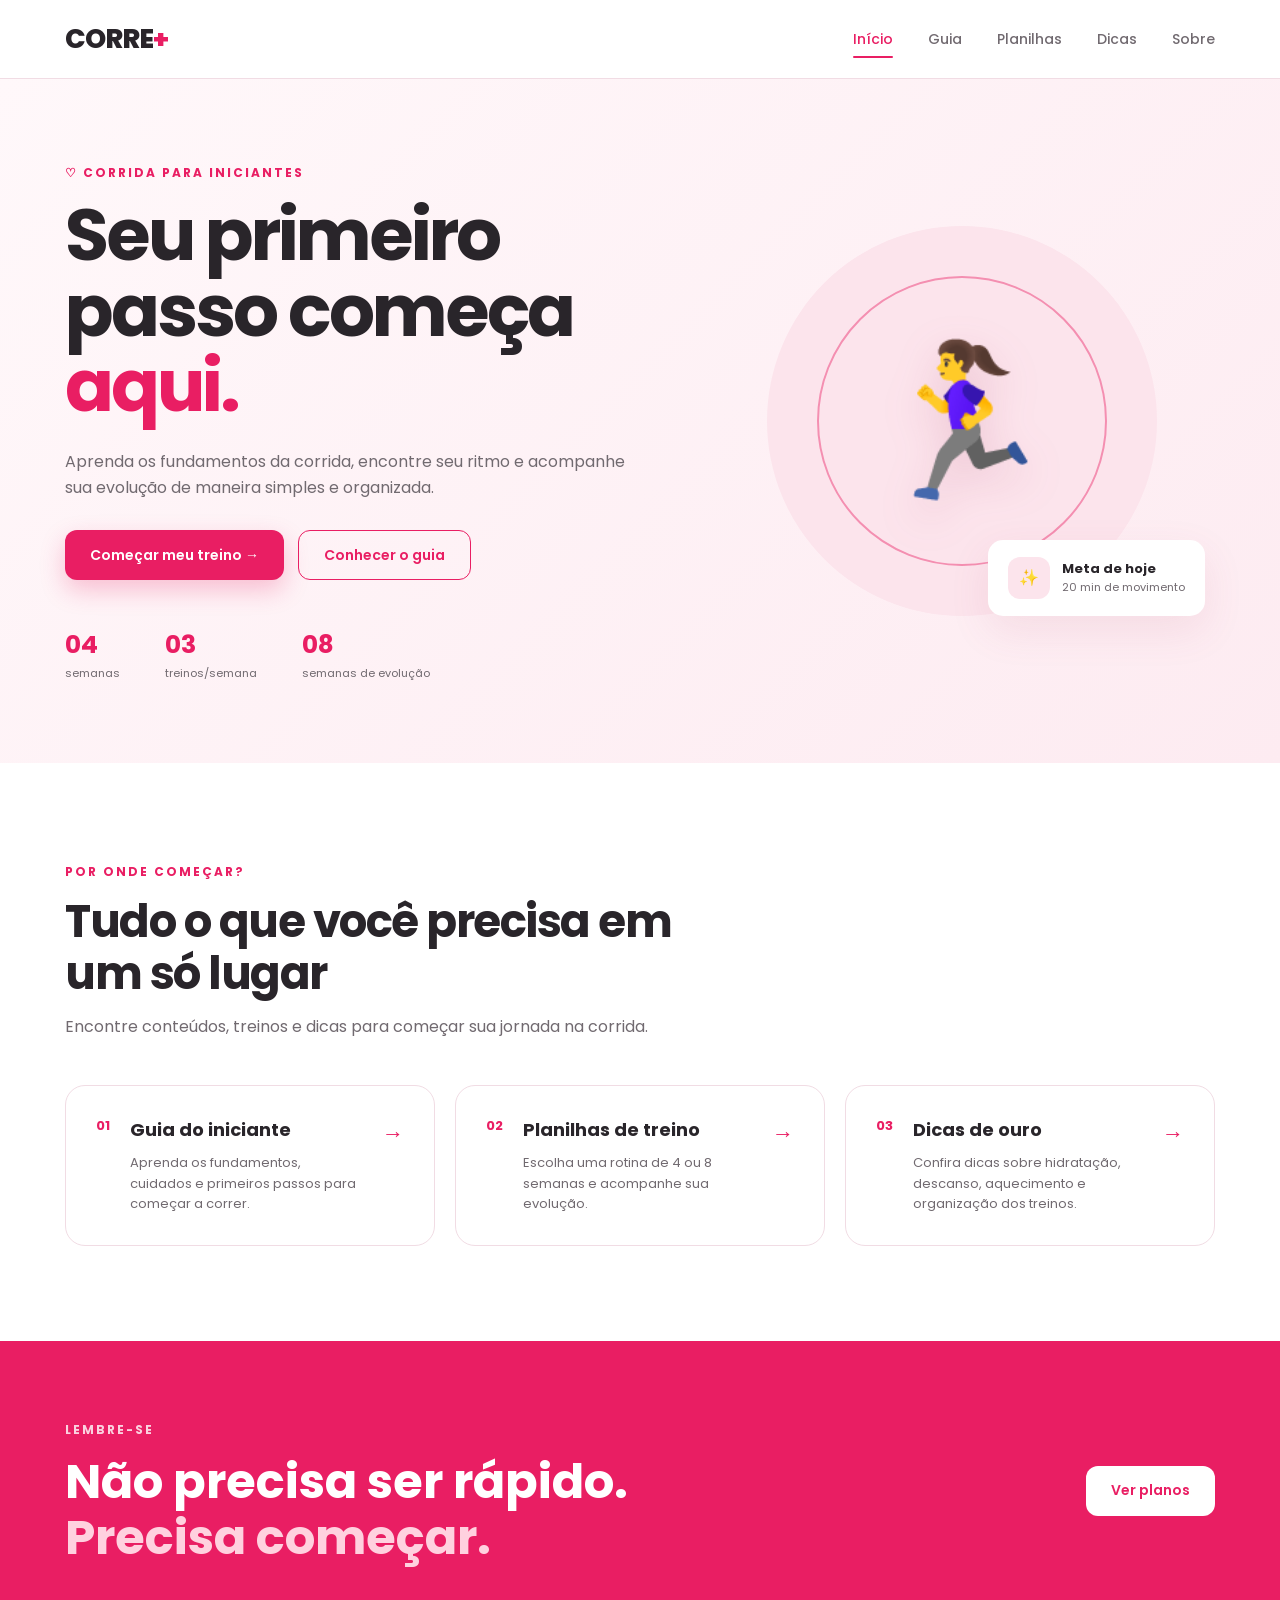
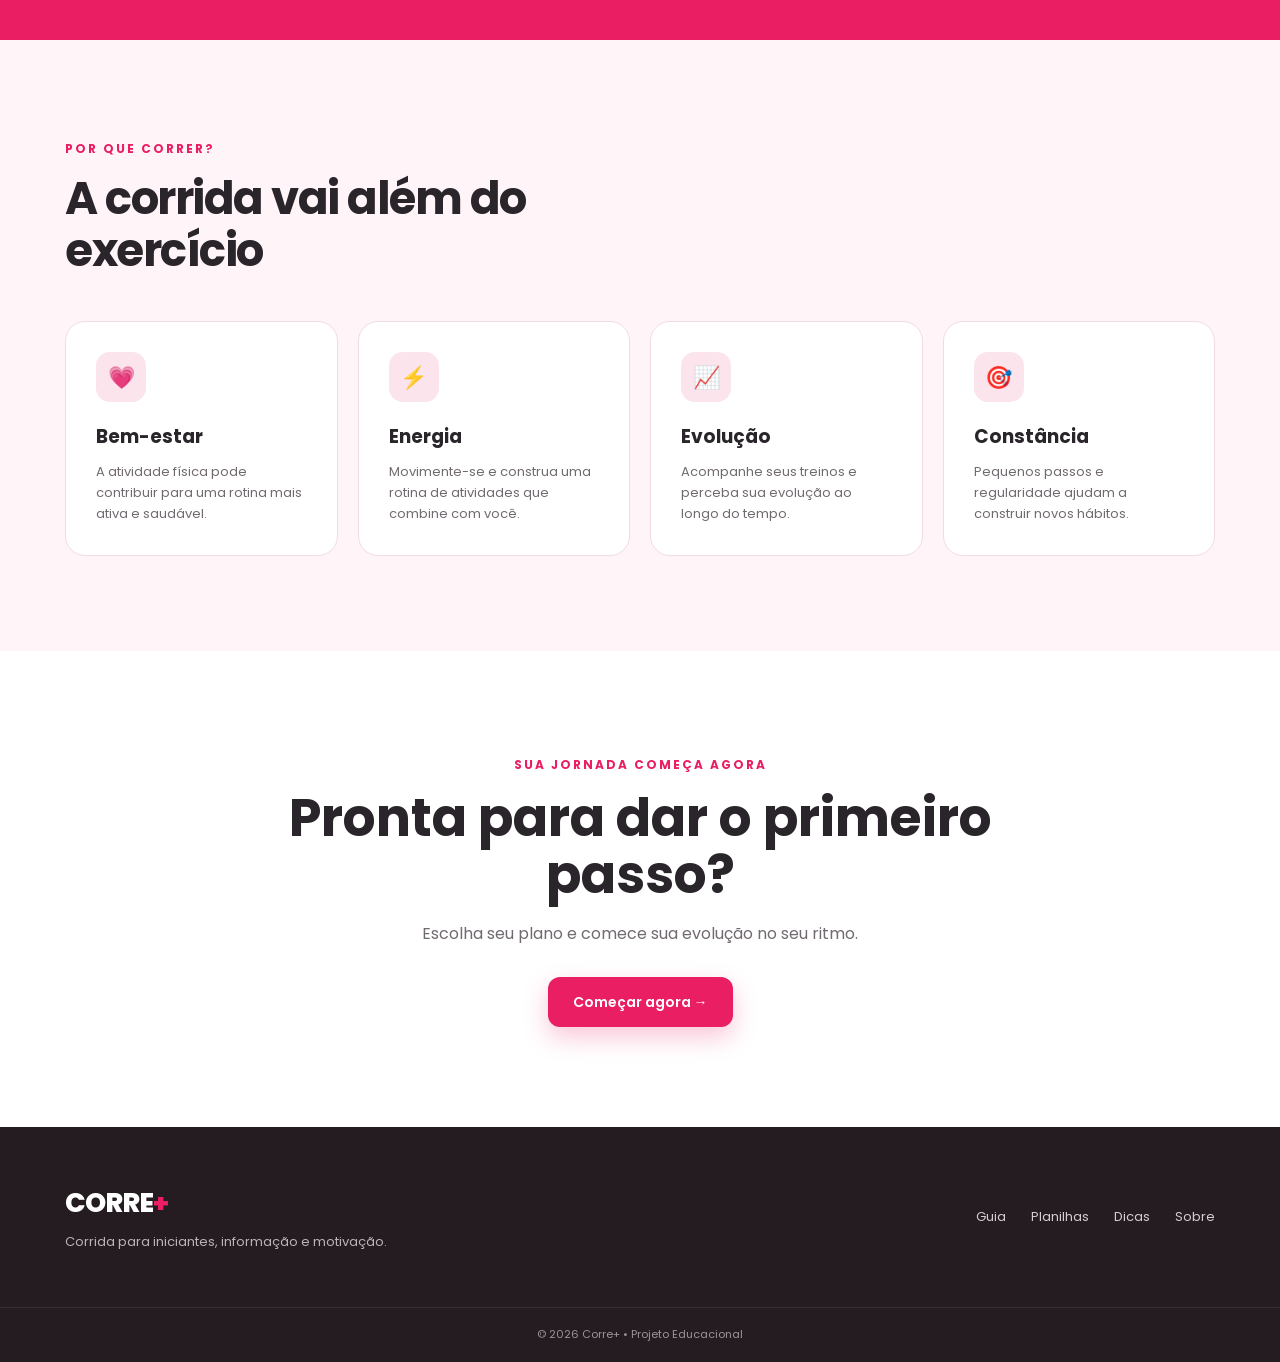
<file: index.html>
<!DOCTYPE html>
<html lang="pt-BR">

<head>
    <meta charset="UTF-8">
    <meta name="viewport" content="width=device-width, initial-scale=1.0">
    <title>Corre+ | Corrida para Iniciantes</title>
    <link rel="stylesheet" href="style.css">
</head>

<body>

    <header class="header">
        <div class="container menu">

            <a href="index.html" class="logo">
                CORRE<span>+</span>
            </a>

            <nav class="nav">
                <a href="index.html" class="active">Início</a>
                <a href="guia.html">Guia</a>
                <a href="planilhas.html">Planilhas</a>
                <a href="dicas.html">Dicas</a>
                <a href="sobre.html">Sobre</a>
            </nav>

            <button class="menu-btn">☰</button>

        </div>
    </header>

    <main>

        <section class="hero">

            <div class="container hero-content">

                <div class="hero-text">

                    <span class="eyebrow">
                        ♡ CORRIDA PARA INICIANTES
                    </span>

                    <h1>
                        Seu primeiro passo começa
                        <span>aqui.</span>
                    </h1>

                    <p>
                        Aprenda os fundamentos da corrida,
                        encontre seu ritmo e acompanhe sua
                        evolução de maneira simples e organizada.
                    </p>

                    <div class="hero-buttons">

                        <a href="planilhas.html" class="btn pink">
                            Começar meu treino →
                        </a>

                        <a href="guia.html" class="btn outline">
                            Conhecer o guia
                        </a>

                    </div>

                    <div class="stats">

                        <div class="stat">
                            <strong>04</strong>
                            <span>semanas</span>
                        </div>

                        <div class="stat">
                            <strong>03</strong>
                            <span>treinos/semana</span>
                        </div>

                        <div class="stat">
                            <strong>08</strong>
                            <span>semanas de evolução</span>
                        </div>

                    </div>

                </div>

                <div class="hero-visual">

                    <div class="pink-circle circle-one"></div>
                    <div class="pink-circle circle-two"></div>

                    <div class="runner">
                        🏃‍♀️
                    </div>

                    <div class="floating-card">

                        <div class="card-icon">
                            ✨
                        </div>

                        <div>
                            <strong>Meta de hoje</strong>
                            <small>20 min de movimento</small>
                        </div>

                    </div>

                </div>

            </div>

        </section>

        <section class="section">

            <div class="container">

                <div class="section-heading">

                    <span class="eyebrow">
                        POR ONDE COMEÇAR?
                    </span>

                    <h2>
                        Tudo o que você precisa em um só lugar
                    </h2>

                    <p>
                        Encontre conteúdos, treinos e dicas
                        para começar sua jornada na corrida.
                    </p>

                </div>

                <div class="feature-grid">

                    <a href="guia.html" class="feature">

                        <div class="feature-number">01</div>

                        <div class="feature-content">
                            <h3>Guia do iniciante</h3>
                            <p>
                                Aprenda os fundamentos,
                                cuidados e primeiros passos
                                para começar a correr.
                            </p>
                        </div>

                        <span class="feature-arrow">→</span>

                    </a>

                    <a href="planilhas.html" class="feature">

                        <div class="feature-number">02</div>

                        <div class="feature-content">
                            <h3>Planilhas de treino</h3>
                            <p>
                                Escolha uma rotina de
                                4 ou 8 semanas e acompanhe
                                sua evolução.
                            </p>
                        </div>

                        <span class="feature-arrow">→</span>

                    </a>

                    <a href="dicas.html" class="feature">

                        <div class="feature-number">03</div>

                        <div class="feature-content">
                            <h3>Dicas de ouro</h3>
                            <p>
                                Confira dicas sobre hidratação,
                                descanso, aquecimento e
                                organização dos treinos.
                            </p>
                        </div>

                        <span class="feature-arrow">→</span>

                    </a>

                </div>

            </div>

        </section>

        <section class="quote-section">

            <div class="container quote-content">

                <div>

                    <span class="eyebrow">
                        LEMBRE-SE
                    </span>

                    <h2>
                        Não precisa ser rápido.
                        <br>
                        <span>Precisa começar.</span>
                    </h2>

                </div>

                <a href="planilhas.html" class="btn white">
                    Ver planos
                </a>

            </div>

        </section>

        <section class="section benefits">

            <div class="container">

                <div class="section-heading">

                    <span class="eyebrow">
                        POR QUE CORRER?
                    </span>

                    <h2>
                        A corrida vai além do exercício
                    </h2>

                </div>

                <div class="benefits-grid">

                    <div class="benefit">

                        <div class="benefit-icon">💗</div>

                        <h3>Bem-estar</h3>

                        <p>
                            A atividade física pode contribuir
                            para uma rotina mais ativa e saudável.
                        </p>

                    </div>

                    <div class="benefit">

                        <div class="benefit-icon">⚡</div>

                        <h3>Energia</h3>

                        <p>
                            Movimente-se e construa uma rotina
                            de atividades que combine com você.
                        </p>

                    </div>

                    <div class="benefit">

                        <div class="benefit-icon">📈</div>

                        <h3>Evolução</h3>

                        <p>
                            Acompanhe seus treinos e perceba
                            sua evolução ao longo do tempo.
                        </p>

                    </div>

                    <div class="benefit">

                        <div class="benefit-icon">🎯</div>

                        <h3>Constância</h3>

                        <p>
                            Pequenos passos e regularidade
                            ajudam a construir novos hábitos.
                        </p>

                    </div>

                </div>

            </div>

        </section>

        <section class="final-cta">

            <div class="container">

                <span class="eyebrow">
                    SUA JORNADA COMEÇA AGORA
                </span>

                <h2>
                    Pronta para dar o primeiro passo?
                </h2>

                <p>
                    Escolha seu plano e comece
                    sua evolução no seu ritmo.
                </p>

                <a href="planilhas.html" class="btn pink">
                    Começar agora →
                </a>

            </div>

        </section>

    </main>

    <footer>

        <div class="container footer-content">

            <div>

                <a href="index.html" class="logo">
                    CORRE<span>+</span>
                </a>

                <p>
                    Corrida para iniciantes,
                    informação e motivação.
                </p>

            </div>

            <div class="footer-links">

                <a href="guia.html">Guia</a>
                <a href="planilhas.html">Planilhas</a>
                <a href="dicas.html">Dicas</a>
                <a href="sobre.html">Sobre</a>

            </div>

        </div>

        <div class="copyright">
            © 2026 Corre+ • Projeto Educacional
        </div>

    </footer>

    <script src="script.js"></script>

</body>

</html>
</file>
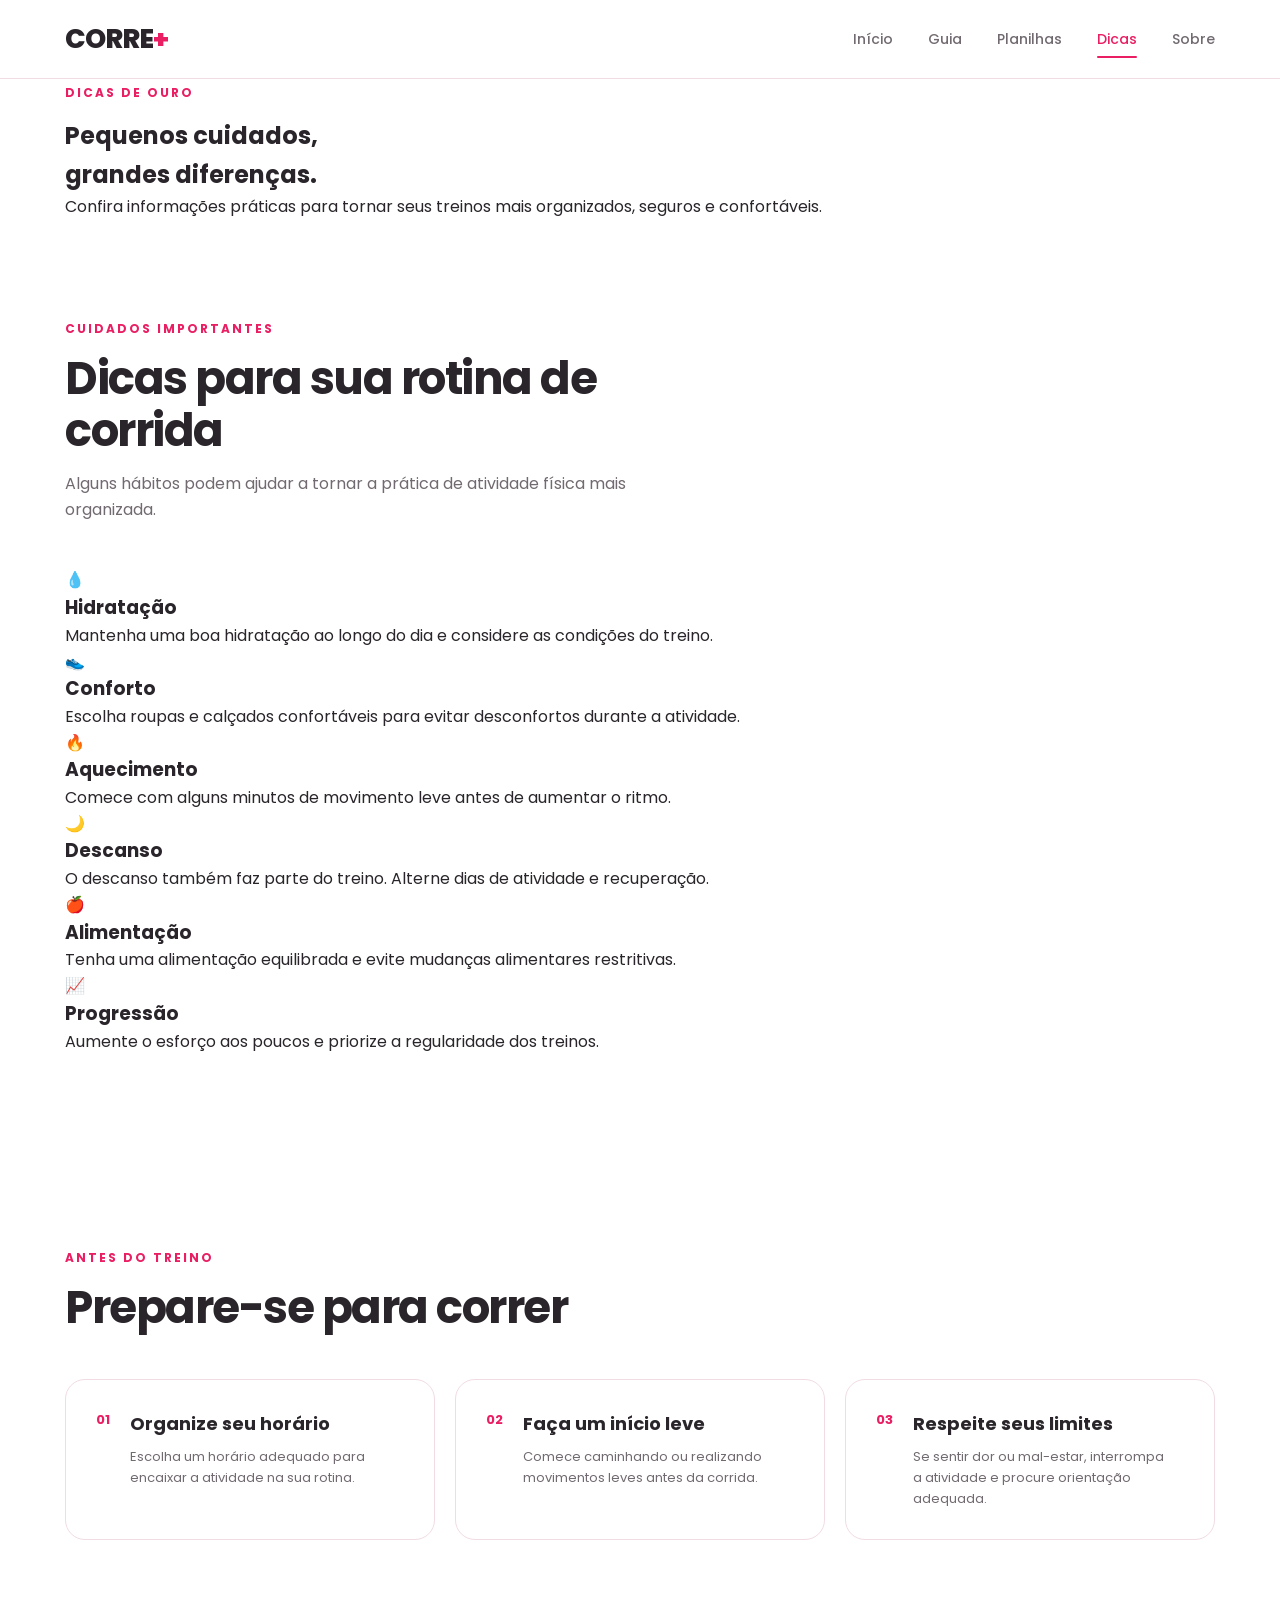
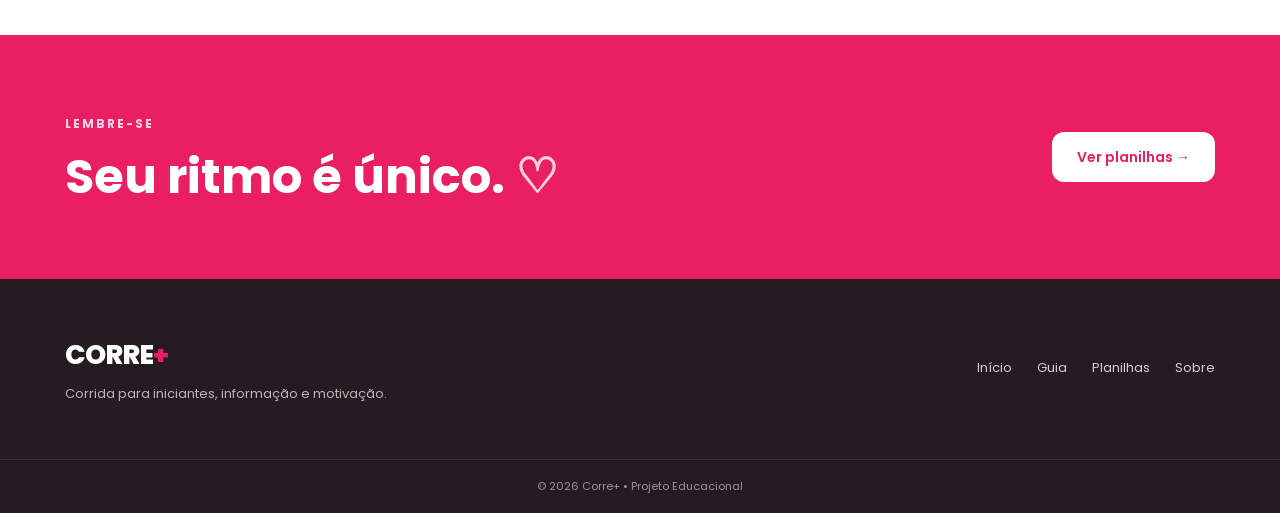
<file: dicas.html>
<!DOCTYPE html>
<html lang="pt-BR">

<head>
    <meta charset="UTF-8">
    <meta name="viewport" content="width=device-width, initial-scale=1.0">
    <title>Corre+ | Dicas</title>
    <link rel="stylesheet" href="style.css">
</head>

<body>

    <header class="header">

        <div class="container menu">

            <a href="index.html" class="logo">
                CORRE<span>+</span>
            </a>

            <nav class="nav">
                <a href="index.html">Início</a>
                <a href="guia.html">Guia</a>
                <a href="planilhas.html">Planilhas</a>
                <a href="dicas.html" class="active">Dicas</a>
                <a href="sobre.html">Sobre</a>
            </nav>

            <button class="menu-btn">
                ☰
            </button>

        </div>

    </header>

    <main>

        <section class="page-hero">

            <div class="container">

                <span class="eyebrow">
                    DICAS DE OURO
                </span>

                <h1>
                    Pequenos cuidados,
                    <br>
                    <span>grandes diferenças.</span>
                </h1>

                <p>
                    Confira informações práticas para tornar
                    seus treinos mais organizados, seguros
                    e confortáveis.
                </p>

            </div>

        </section>

        <section class="section">

            <div class="container">

                <div class="section-heading">

                    <span class="eyebrow">
                        CUIDADOS IMPORTANTES
                    </span>

                    <h2>
                        Dicas para sua rotina de corrida
                    </h2>

                    <p>
                        Alguns hábitos podem ajudar a tornar
                        a prática de atividade física mais organizada.
                    </p>

                </div>

                <div class="tips-grid">

                    <article>

                        <span>💧</span>

                        <h3>
                            Hidratação
                        </h3>

                        <p>
                            Mantenha uma boa hidratação ao longo
                            do dia e considere as condições do treino.
                        </p>

                    </article>

                    <article>

                        <span>👟</span>

                        <h3>
                            Conforto
                        </h3>

                        <p>
                            Escolha roupas e calçados confortáveis
                            para evitar desconfortos durante a atividade.
                        </p>

                    </article>

                    <article>

                        <span>🔥</span>

                        <h3>
                            Aquecimento
                        </h3>

                        <p>
                            Comece com alguns minutos de movimento
                            leve antes de aumentar o ritmo.
                        </p>

                    </article>

                    <article>

                        <span>🌙</span>

                        <h3>
                            Descanso
                        </h3>

                        <p>
                            O descanso também faz parte do treino.
                            Alterne dias de atividade e recuperação.
                        </p>

                    </article>

                    <article>

                        <span>🍎</span>

                        <h3>
                            Alimentação
                        </h3>

                        <p>
                            Tenha uma alimentação equilibrada e
                            evite mudanças alimentares restritivas.
                        </p>

                    </article>

                    <article>

                        <span>📈</span>

                        <h3>
                            Progressão
                        </h3>

                        <p>
                            Aumente o esforço aos poucos e
                            priorize a regularidade dos treinos.
                        </p>

                    </article>

                </div>

            </div>

        </section>

        <section class="section">

            <div class="container">

                <div class="section-heading">

                    <span class="eyebrow">
                        ANTES DO TREINO
                    </span>

                    <h2>
                        Prepare-se para correr
                    </h2>

                </div>

                <div class="feature-grid">

                    <div class="feature">

                        <div class="feature-number">
                            01
                        </div>

                        <div class="feature-content">

                            <h3>
                                Organize seu horário
                            </h3>

                            <p>
                                Escolha um horário adequado para
                                encaixar a atividade na sua rotina.
                            </p>

                        </div>

                    </div>

                    <div class="feature">

                        <div class="feature-number">
                            02
                        </div>

                        <div class="feature-content">

                            <h3>
                                Faça um início leve
                            </h3>

                            <p>
                                Comece caminhando ou realizando
                                movimentos leves antes da corrida.
                            </p>

                        </div>

                    </div>

                    <div class="feature">

                        <div class="feature-number">
                            03
                        </div>

                        <div class="feature-content">

                            <h3>
                                Respeite seus limites
                            </h3>

                            <p>
                                Se sentir dor ou mal-estar, interrompa
                                a atividade e procure orientação adequada.
                            </p>

                        </div>

                    </div>

                </div>

            </div>

        </section>

        <section class="quote-section">

            <div class="container quote-content">

                <div>

                    <span class="eyebrow">
                        LEMBRE-SE
                    </span>

                    <h2>
                        Seu ritmo é único.
                        <span>♡</span>
                    </h2>

                </div>

                <a href="planilhas.html" class="btn white">
                    Ver planilhas →
                </a>

            </div>

        </section>

    </main>

    <footer>

        <div class="container footer-content">

            <div>

                <a href="index.html" class="logo">
                    CORRE<span>+</span>
                </a>

                <p>
                    Corrida para iniciantes,
                    informação e motivação.
                </p>

            </div>

            <div class="footer-links">

                <a href="index.html">Início</a>
                <a href="guia.html">Guia</a>
                <a href="planilhas.html">Planilhas</a>
                <a href="sobre.html">Sobre</a>

            </div>

        </div>

        <div class="copyright">
            © 2026 Corre+ • Projeto Educacional
        </div>

    </footer>

    <script src="script.js"></script>

</body>

</html>
</file>
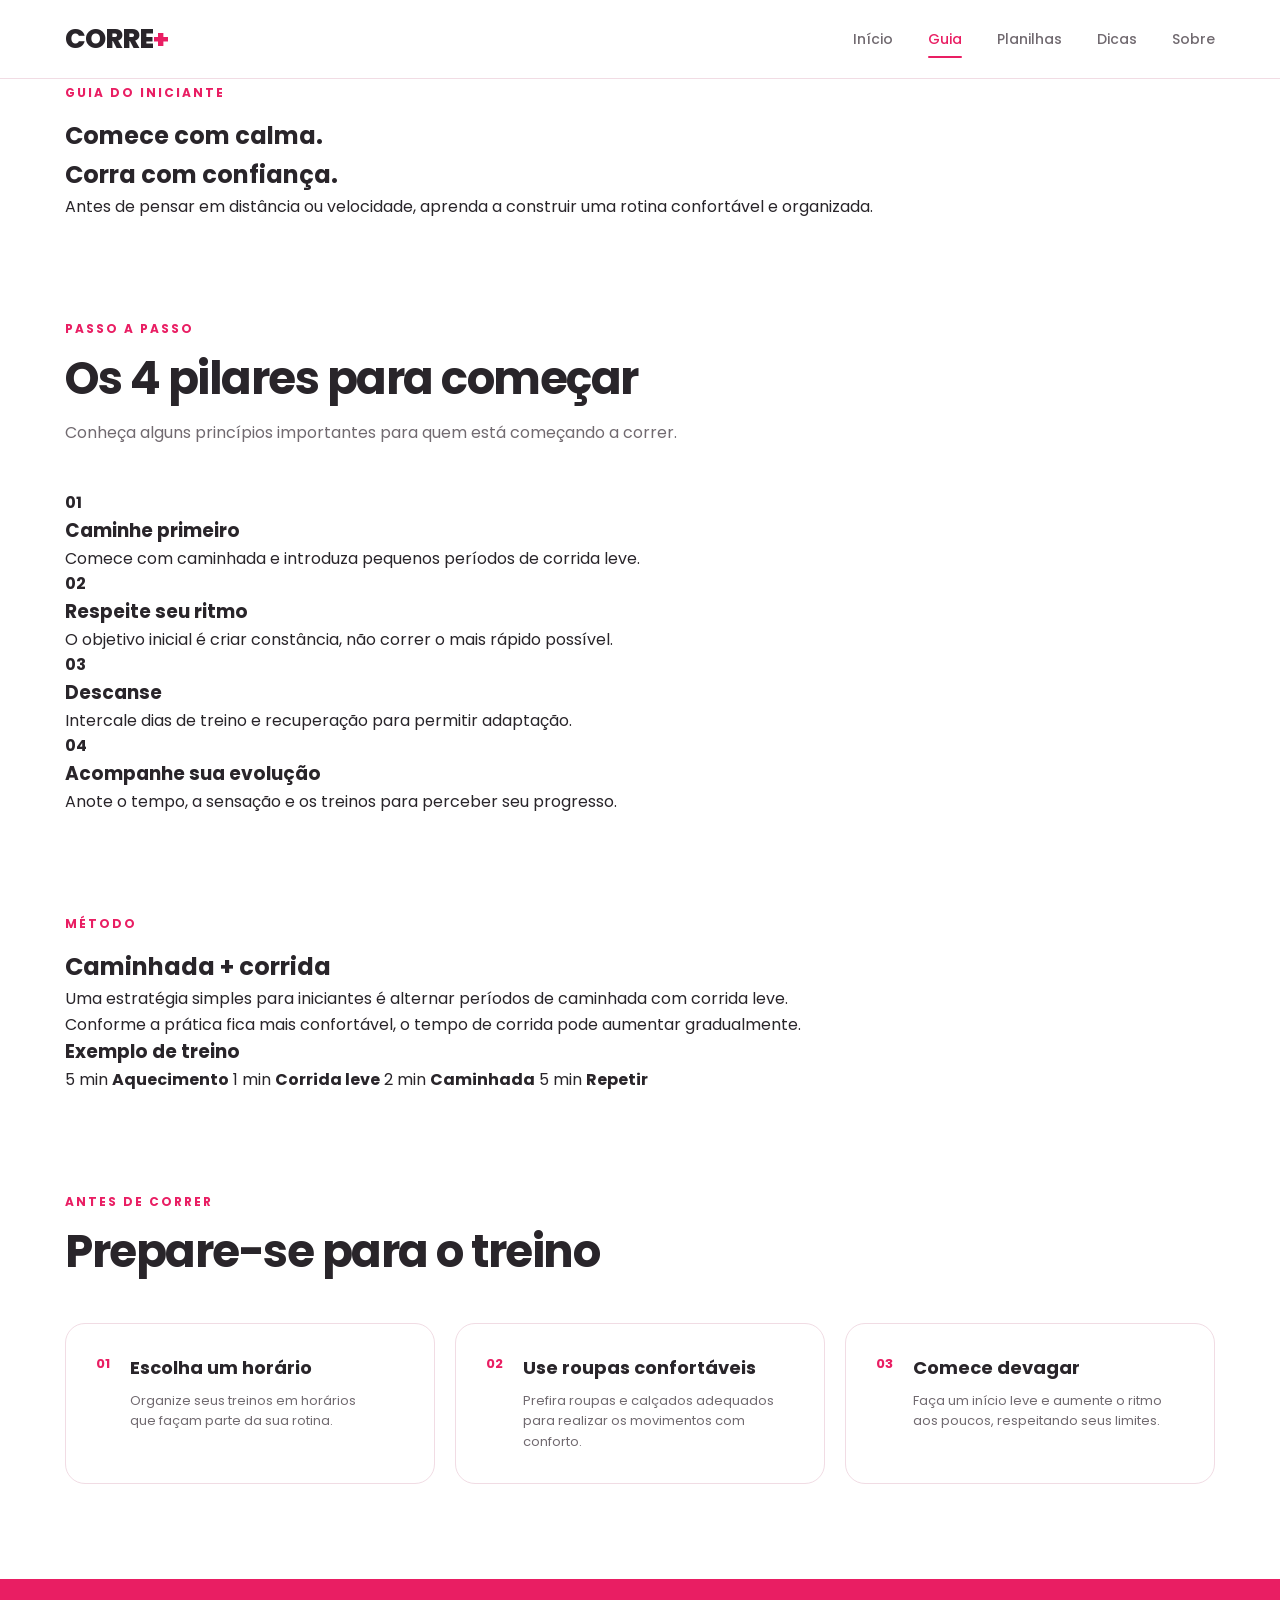
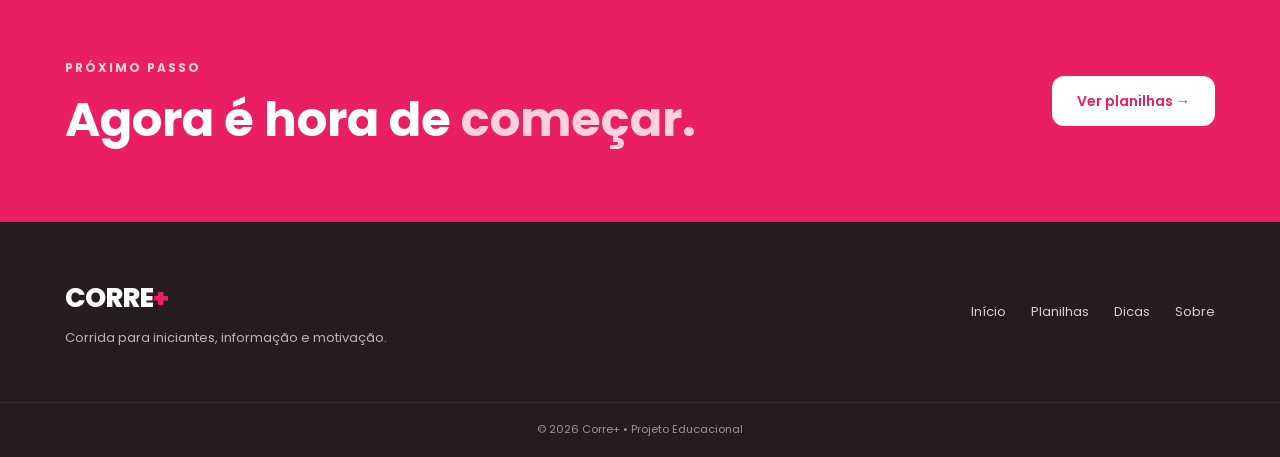
<file: guia.html>
<!DOCTYPE html>
<html lang="pt-BR">

<head>
    <meta charset="UTF-8">
    <meta name="viewport" content="width=device-width, initial-scale=1.0">
    <title>Corre+ | Guia do Iniciante</title>
    <link rel="stylesheet" href="style.css">
</head>

<body>

    <header class="header">
        <div class="container menu">

            <a href="index.html" class="logo">
                CORRE<span>+</span>
            </a>

            <nav class="nav">
                <a href="index.html">Início</a>
                <a href="guia.html" class="active">Guia</a>
                <a href="planilhas.html">Planilhas</a>
                <a href="dicas.html">Dicas</a>
                <a href="sobre.html">Sobre</a>
            </nav>

            <button class="menu-btn">☰</button>

        </div>
    </header>

    <main>

        <section class="page-hero">

            <div class="container">

                <span class="eyebrow">
                    GUIA DO INICIANTE
                </span>

                <h1>
                    Comece com calma.
                    <br>
                    <span>Corra com confiança.</span>
                </h1>

                <p>
                    Antes de pensar em distância ou velocidade,
                    aprenda a construir uma rotina confortável
                    e organizada.
                </p>

            </div>

        </section>

        <section class="section">

            <div class="container">

                <div class="section-heading">

                    <span class="eyebrow">
                        PASSO A PASSO
                    </span>

                    <h2>
                        Os 4 pilares para começar
                    </h2>

                    <p>
                        Conheça alguns princípios importantes
                        para quem está começando a correr.
                    </p>

                </div>

                <div class="number-grid">

                    <article>
                        <strong>01</strong>

                        <h3>
                            Caminhe primeiro
                        </h3>

                        <p>
                            Comece com caminhada e introduza
                            pequenos períodos de corrida leve.
                        </p>
                    </article>

                    <article>
                        <strong>02</strong>

                        <h3>
                            Respeite seu ritmo
                        </h3>

                        <p>
                            O objetivo inicial é criar constância,
                            não correr o mais rápido possível.
                        </p>
                    </article>

                    <article>
                        <strong>03</strong>

                        <h3>
                            Descanse
                        </h3>

                        <p>
                            Intercale dias de treino e recuperação
                            para permitir adaptação.
                        </p>
                    </article>

                    <article>
                        <strong>04</strong>

                        <h3>
                            Acompanhe sua evolução
                        </h3>

                        <p>
                            Anote o tempo, a sensação e os treinos
                            para perceber seu progresso.
                        </p>
                    </article>

                </div>

            </div>

        </section>

        <section class="split-section">

            <div class="container split-content">

                <div>

                    <span class="eyebrow">
                        MÉTODO
                    </span>

                    <h2>
                        Caminhada + corrida
                    </h2>

                    <p>
                        Uma estratégia simples para iniciantes
                        é alternar períodos de caminhada com
                        corrida leve.
                    </p>

                    <p>
                        Conforme a prática fica mais confortável,
                        o tempo de corrida pode aumentar
                        gradualmente.
                    </p>

                </div>

                <div class="info-box">

                    <h3>
                        Exemplo de treino
                    </h3>

                    <div class="timeline">

                        <span>5 min</span>
                        <b>Aquecimento</b>

                        <span>1 min</span>
                        <b>Corrida leve</b>

                        <span>2 min</span>
                        <b>Caminhada</b>

                        <span>5 min</span>
                        <b>Repetir</b>

                    </div>

                </div>

            </div>

        </section>

        <section class="section">

            <div class="container">

                <div class="section-heading">

                    <span class="eyebrow">
                        ANTES DE CORRER
                    </span>

                    <h2>
                        Prepare-se para o treino
                    </h2>

                </div>

                <div class="feature-grid">

                    <div class="feature">

                        <div class="feature-number">
                            01
                        </div>

                        <div class="feature-content">

                            <h3>
                                Escolha um horário
                            </h3>

                            <p>
                                Organize seus treinos em horários
                                que façam parte da sua rotina.
                            </p>

                        </div>

                    </div>

                    <div class="feature">

                        <div class="feature-number">
                            02
                        </div>

                        <div class="feature-content">

                            <h3>
                                Use roupas confortáveis
                            </h3>

                            <p>
                                Prefira roupas e calçados adequados
                                para realizar os movimentos com conforto.
                            </p>

                        </div>

                    </div>

                    <div class="feature">

                        <div class="feature-number">
                            03
                        </div>

                        <div class="feature-content">

                            <h3>
                                Comece devagar
                            </h3>

                            <p>
                                Faça um início leve e aumente o ritmo
                                aos poucos, respeitando seus limites.
                            </p>

                        </div>

                    </div>

                </div>

            </div>

        </section>

        <section class="quote-section">

            <div class="container quote-content">

                <div>

                    <span class="eyebrow">
                        PRÓXIMO PASSO
                    </span>

                    <h2>
                        Agora é hora de
                        <span>começar.</span>
                    </h2>

                </div>

                <a href="planilhas.html" class="btn white">
                    Ver planilhas →
                </a>

            </div>

        </section>

    </main>

    <footer>

        <div class="container footer-content">

            <div>

                <a href="index.html" class="logo">
                    CORRE<span>+</span>
                </a>

                <p>
                    Corrida para iniciantes,
                    informação e motivação.
                </p>

            </div>

            <div class="footer-links">

                <a href="index.html">Início</a>
                <a href="planilhas.html">Planilhas</a>
                <a href="dicas.html">Dicas</a>
                <a href="sobre.html">Sobre</a>

            </div>

        </div>

        <div class="copyright">
            © 2026 Corre+ • Projeto Educacional
        </div>

    </footer>

    <script src="script.js"></script>

</body>

</html>
</file>
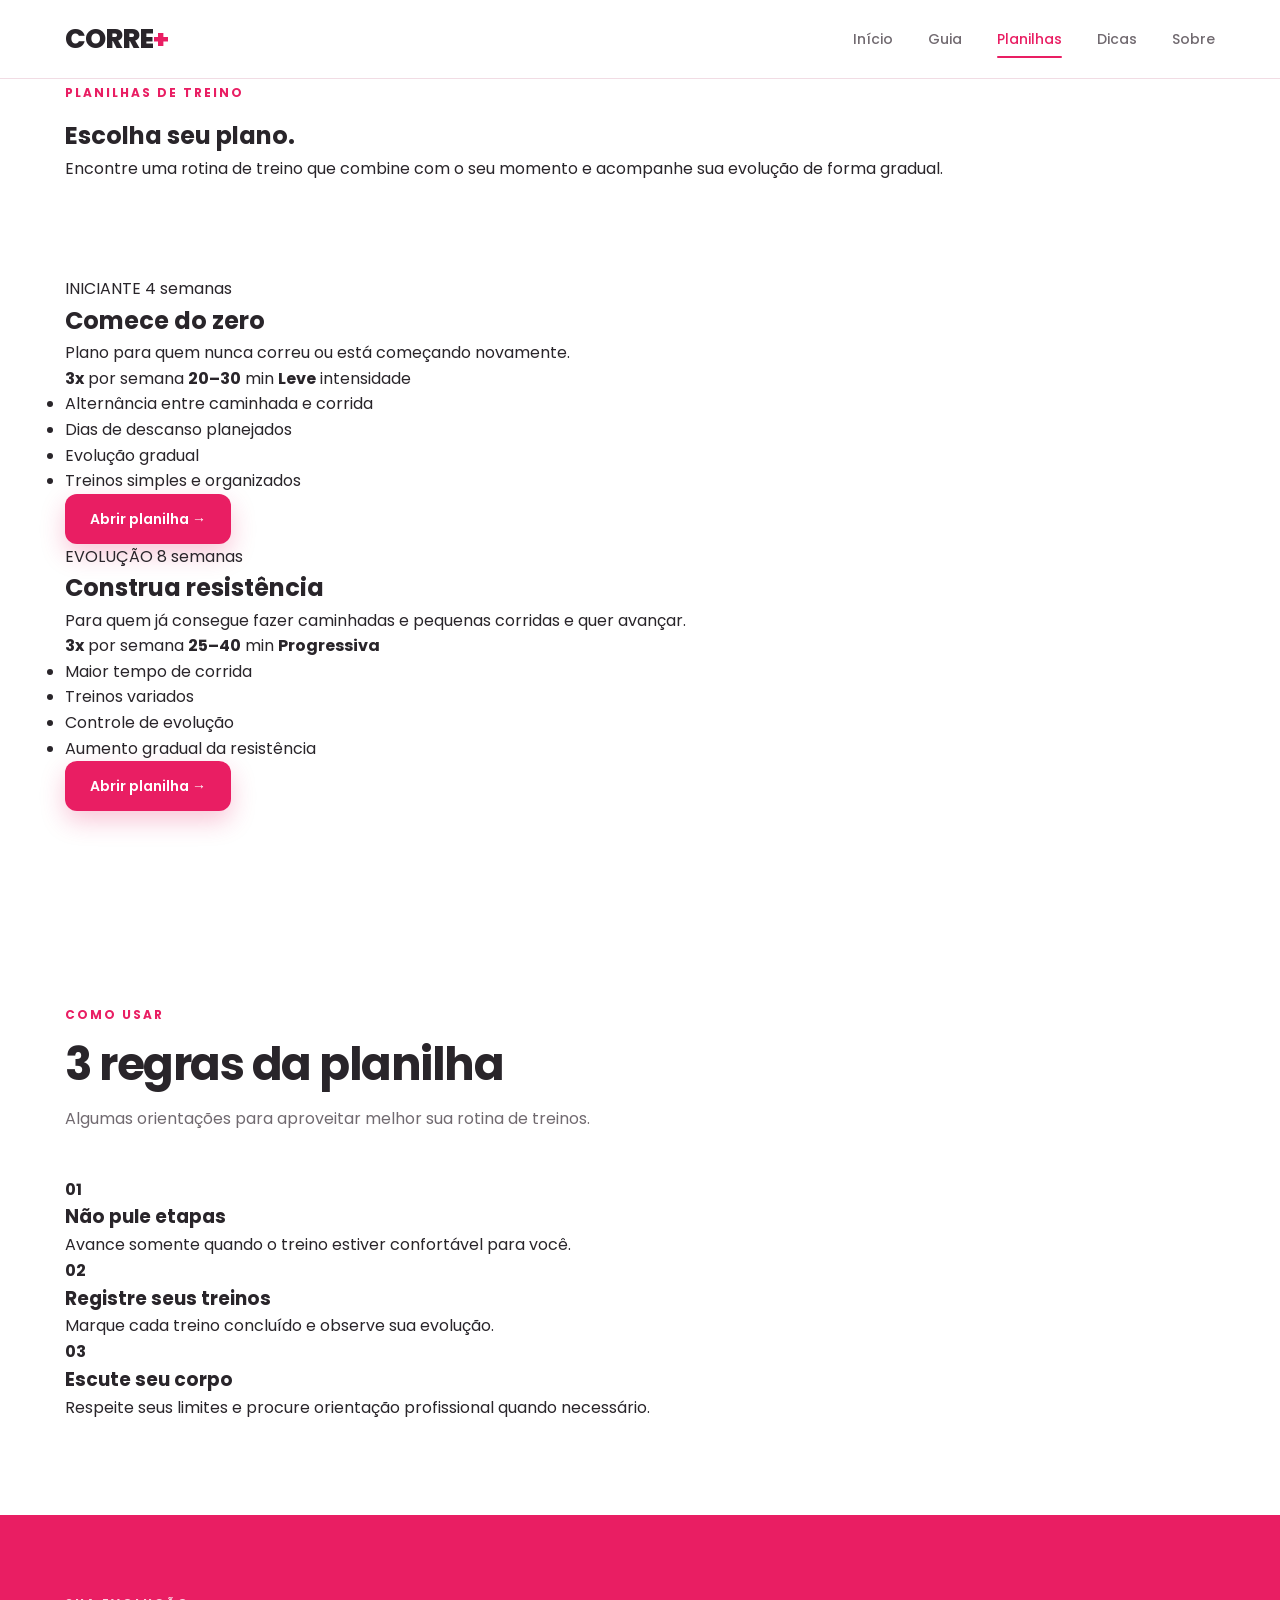
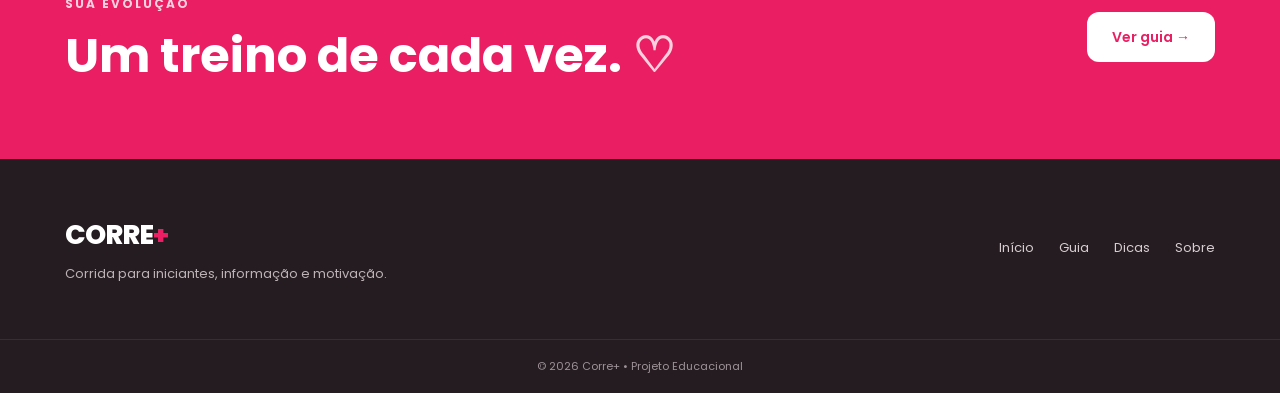
<file: planilhas.html>
<!DOCTYPE html>
<html lang="pt-BR">

<head>
    <meta charset="UTF-8">
    <meta name="viewport" content="width=device-width, initial-scale=1.0">
    <title>Corre+ | Planilhas</title>
    <link rel="stylesheet" href="style.css">
</head>

<body>

    <header class="header">
        <div class="container menu">

            <a href="index.html" class="logo">
                CORRE<span>+</span>
            </a>

            <nav class="nav">
                <a href="index.html">Início</a>
                <a href="guia.html">Guia</a>
                <a href="planilhas.html" class="active">Planilhas</a>
                <a href="dicas.html">Dicas</a>
                <a href="sobre.html">Sobre</a>
            </nav>

            <button class="menu-btn">☰</button>

        </div>
    </header>

    <main>

        <section class="page-hero">

            <div class="container">

                <span class="eyebrow">
                    PLANILHAS DE TREINO
                </span>

                <h1>
                    Escolha seu
                    <span>plano.</span>
                </h1>

                <p>
                    Encontre uma rotina de treino que combine
                    com o seu momento e acompanhe sua evolução
                    de forma gradual.
                </p>

            </div>

        </section>

        <section class="section">

            <div class="container">

                <div class="plans-grid">

                    <article class="big-plan">

                        <div class="plan-top">

                            <span class="badge">
                                INICIANTE
                            </span>

                            <span>
                                4 semanas
                            </span>

                        </div>

                        <h2>
                            Comece do zero
                        </h2>

                        <p>
                            Plano para quem nunca correu ou
                            está começando novamente.
                        </p>

                        <div class="plan-data">

                            <span>
                                <b>3x</b>
                                por semana
                            </span>

                            <span>
                                <b>20–30</b>
                                min
                            </span>

                            <span>
                                <b>Leve</b>
                                intensidade
                            </span>

                        </div>

                        <ul>

                            <li>
                                Alternância entre caminhada e corrida
                            </li>

                            <li>
                                Dias de descanso planejados
                            </li>

                            <li>
                                Evolução gradual
                            </li>

                            <li>
                                Treinos simples e organizados
                            </li>

                        </ul>

                        <a href="plano4.html" class="btn pink full">
                            Abrir planilha →
                        </a>

                    </article>

                    <article class="big-plan featured-plan">

                        <div class="plan-top">

                            <span class="badge">
                                EVOLUÇÃO
                            </span>

                            <span>
                                8 semanas
                            </span>

                        </div>

                        <h2>
                            Construa resistência
                        </h2>

                        <p>
                            Para quem já consegue fazer caminhadas
                            e pequenas corridas e quer avançar.
                        </p>

                        <div class="plan-data">

                            <span>
                                <b>3x</b>
                                por semana
                            </span>

                            <span>
                                <b>25–40</b>
                                min
                            </span>

                            <span>
                                <b>Progressiva</b>
                            </span>

                        </div>

                        <ul>

                            <li>
                                Maior tempo de corrida
                            </li>

                            <li>
                                Treinos variados
                            </li>

                            <li>
                                Controle de evolução
                            </li>

                            <li>
                                Aumento gradual da resistência
                            </li>

                        </ul>

                        <a href="plano8.html" class="btn pink full">
                            Abrir planilha →
                        </a>

                    </article>

                </div>

            </div>

        </section>

        <section class="section soft">

            <div class="container">

                <div class="section-heading">

                    <span class="eyebrow">
                        COMO USAR
                    </span>

                    <h2>
                        3 regras da planilha
                    </h2>

                    <p>
                        Algumas orientações para aproveitar
                        melhor sua rotina de treinos.
                    </p>

                </div>

                <div class="mini-grid">

                    <div>

                        <b>01</b>

                        <h3>
                            Não pule etapas
                        </h3>

                        <p>
                            Avance somente quando o treino
                            estiver confortável para você.
                        </p>

                    </div>

                    <div>

                        <b>02</b>

                        <h3>
                            Registre seus treinos
                        </h3>

                        <p>
                            Marque cada treino concluído e
                            observe sua evolução.
                        </p>

                    </div>

                    <div>

                        <b>03</b>

                        <h3>
                            Escute seu corpo
                        </h3>

                        <p>
                            Respeite seus limites e procure
                            orientação profissional quando necessário.
                        </p>

                    </div>

                </div>

            </div>

        </section>

        <section class="quote-section">

            <div class="container quote-content">

                <div>

                    <span class="eyebrow">
                        SUA EVOLUÇÃO
                    </span>

                    <h2>
                        Um treino de cada vez.
                        <span>♡</span>
                    </h2>

                </div>

                <a href="guia.html" class="btn white">
                    Ver guia →
                </a>

            </div>

        </section>

    </main>

    <footer>

        <div class="container footer-content">

            <div>

                <a href="index.html" class="logo">
                    CORRE<span>+</span>
                </a>

                <p>
                    Corrida para iniciantes,
                    informação e motivação.
                </p>

            </div>

            <div class="footer-links">

                <a href="index.html">Início</a>
                <a href="guia.html">Guia</a>
                <a href="dicas.html">Dicas</a>
                <a href="sobre.html">Sobre</a>

            </div>

        </div>

        <div class="copyright">
            © 2026 Corre+ • Projeto Educacional
        </div>

    </footer>

    <script src="script.js"></script>

</body>

</html>
</file>
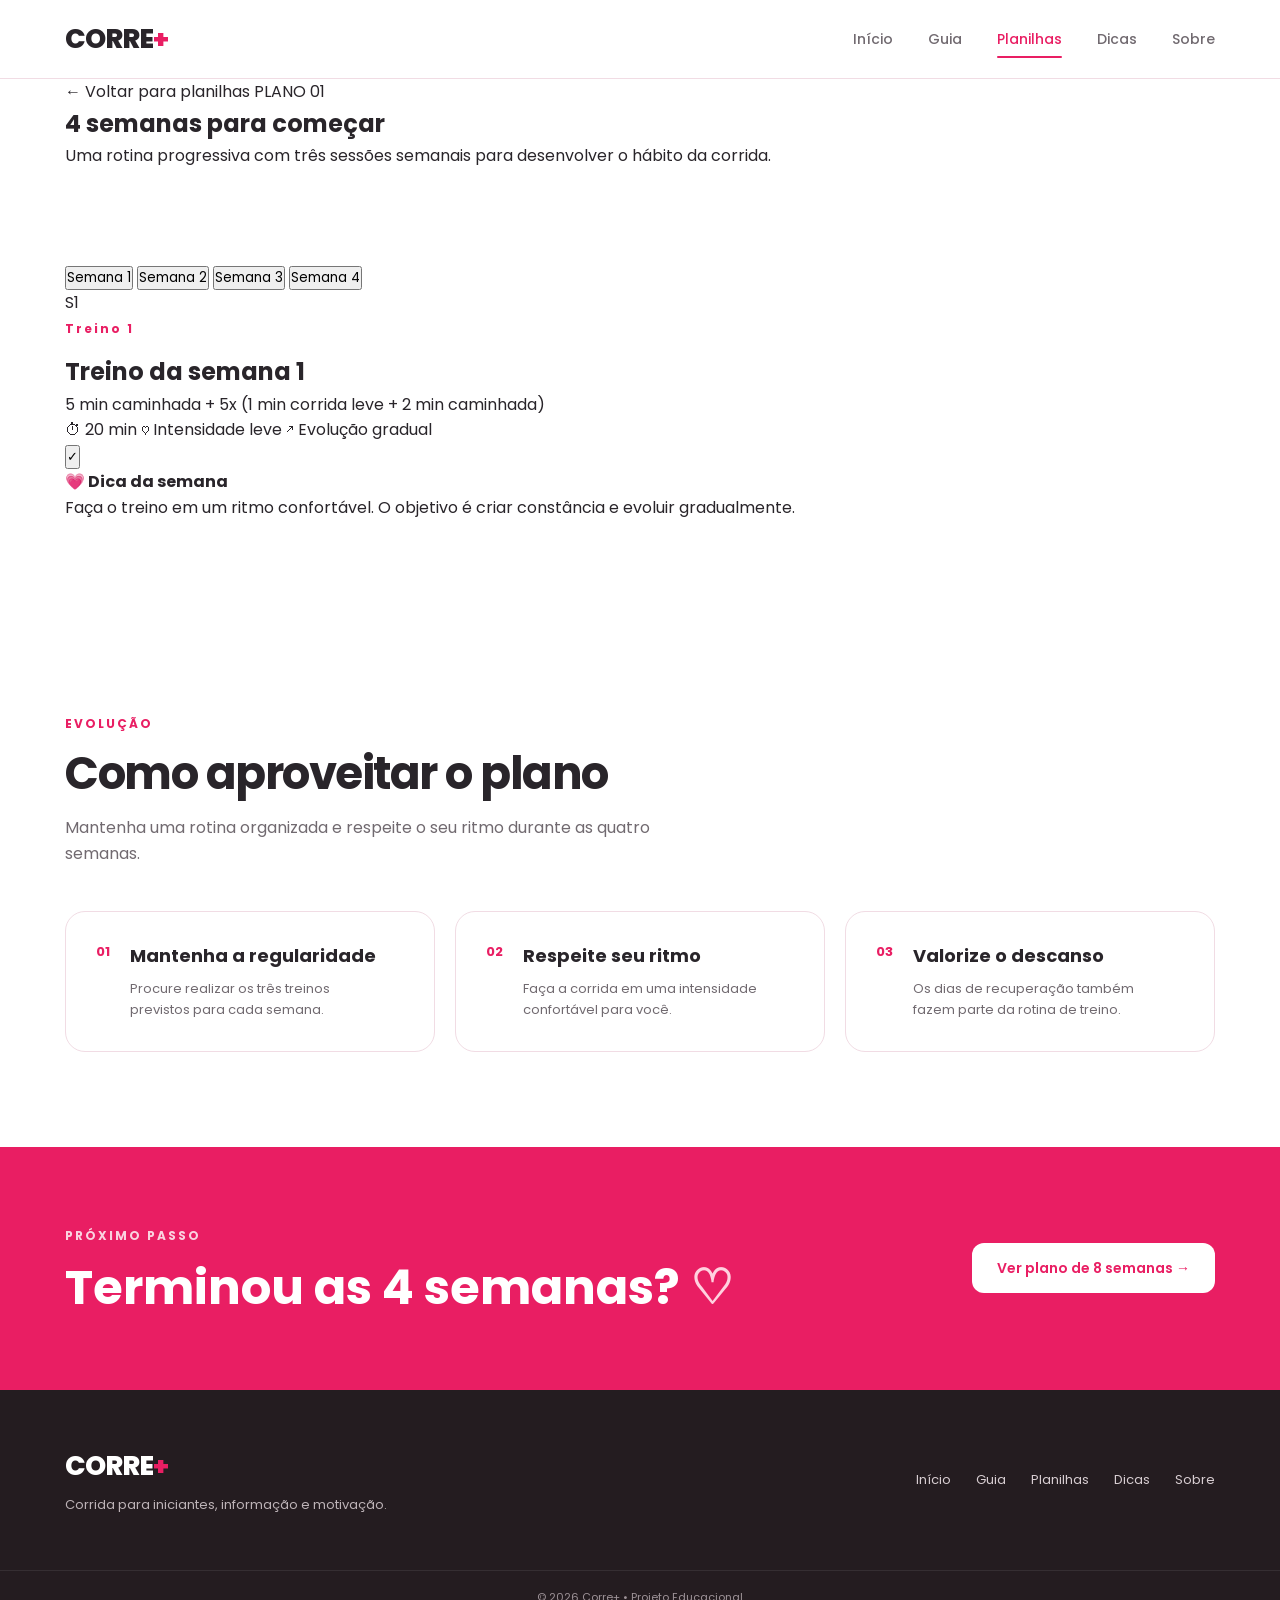
<file: plano4.html>
<!DOCTYPE html>
<html lang="pt-BR">

<head>
    <meta charset="UTF-8">
    <meta name="viewport" content="width=device-width, initial-scale=1.0">
    <title>Corre+ | Plano 4 Semanas</title>
    <link rel="stylesheet" href="style.css">
</head>

<body>

    <header class="header">
        <div class="container menu">

            <a href="index.html" class="logo">
                CORRE<span>+</span>
            </a>

            <nav class="nav">
                <a href="index.html">Início</a>
                <a href="guia.html">Guia</a>
                <a href="planilhas.html" class="active">Planilhas</a>
                <a href="dicas.html">Dicas</a>
                <a href="sobre.html">Sobre</a>
            </nav>

            <button class="menu-btn">☰</button>

        </div>
    </header>

    <main>

        <section class="plan-header">

            <div class="container">

                <a href="planilhas.html">
                    ← Voltar para planilhas
                </a>

                <span class="badge">
                    PLANO 01
                </span>

                <h1>
                    4 semanas para começar
                </h1>

                <p>
                    Uma rotina progressiva com três sessões
                    semanais para desenvolver o hábito da corrida.
                </p>

            </div>

        </section>

        <section class="section">

            <div class="container">

                <div class="week-tabs">

                    <button class="tab active" data-week="1">
                        Semana 1
                    </button>

                    <button class="tab" data-week="2">
                        Semana 2
                    </button>

                    <button class="tab" data-week="3">
                        Semana 3
                    </button>

                    <button class="tab" data-week="4">
                        Semana 4
                    </button>

                </div>

                <div id="weekContent" class="workout-list"></div>

            </div>

        </section>

        <section class="section">

            <div class="container">

                <div class="section-heading">

                    <span class="eyebrow">
                        EVOLUÇÃO
                    </span>

                    <h2>
                        Como aproveitar o plano
                    </h2>

                    <p>
                        Mantenha uma rotina organizada e respeite
                        o seu ritmo durante as quatro semanas.
                    </p>

                </div>

                <div class="feature-grid">

                    <div class="feature">

                        <div class="feature-number">
                            01
                        </div>

                        <div class="feature-content">

                            <h3>
                                Mantenha a regularidade
                            </h3>

                            <p>
                                Procure realizar os três treinos
                                previstos para cada semana.
                            </p>

                        </div>

                    </div>

                    <div class="feature">

                        <div class="feature-number">
                            02
                        </div>

                        <div class="feature-content">

                            <h3>
                                Respeite seu ritmo
                            </h3>

                            <p>
                                Faça a corrida em uma intensidade
                                confortável para você.
                            </p>

                        </div>

                    </div>

                    <div class="feature">

                        <div class="feature-number">
                            03
                        </div>

                        <div class="feature-content">

                            <h3>
                                Valorize o descanso
                            </h3>

                            <p>
                                Os dias de recuperação também
                                fazem parte da rotina de treino.
                            </p>

                        </div>

                    </div>

                </div>

            </div>

        </section>

        <section class="quote-section">

            <div class="container quote-content">

                <div>

                    <span class="eyebrow">
                        PRÓXIMO PASSO
                    </span>

                    <h2>
                        Terminou as 4 semanas?
                        <span>♡</span>
                    </h2>

                </div>

                <a href="plano8.html" class="btn white">
                    Ver plano de 8 semanas →
                </a>

            </div>

        </section>

    </main>

    <footer>

        <div class="container footer-content">

            <div>

                <a href="index.html" class="logo">
                    CORRE<span>+</span>
                </a>

                <p>
                    Corrida para iniciantes,
                    informação e motivação.
                </p>

            </div>

            <div class="footer-links">

                <a href="index.html">Início</a>
                <a href="guia.html">Guia</a>
                <a href="planilhas.html">Planilhas</a>
                <a href="dicas.html">Dicas</a>
                <a href="sobre.html">Sobre</a>

            </div>

        </div>

        <div class="copyright">
            © 2026 Corre+ • Projeto Educacional
        </div>

    </footer>

    <script src="script.js"></script>

</body>

</html>
</file>
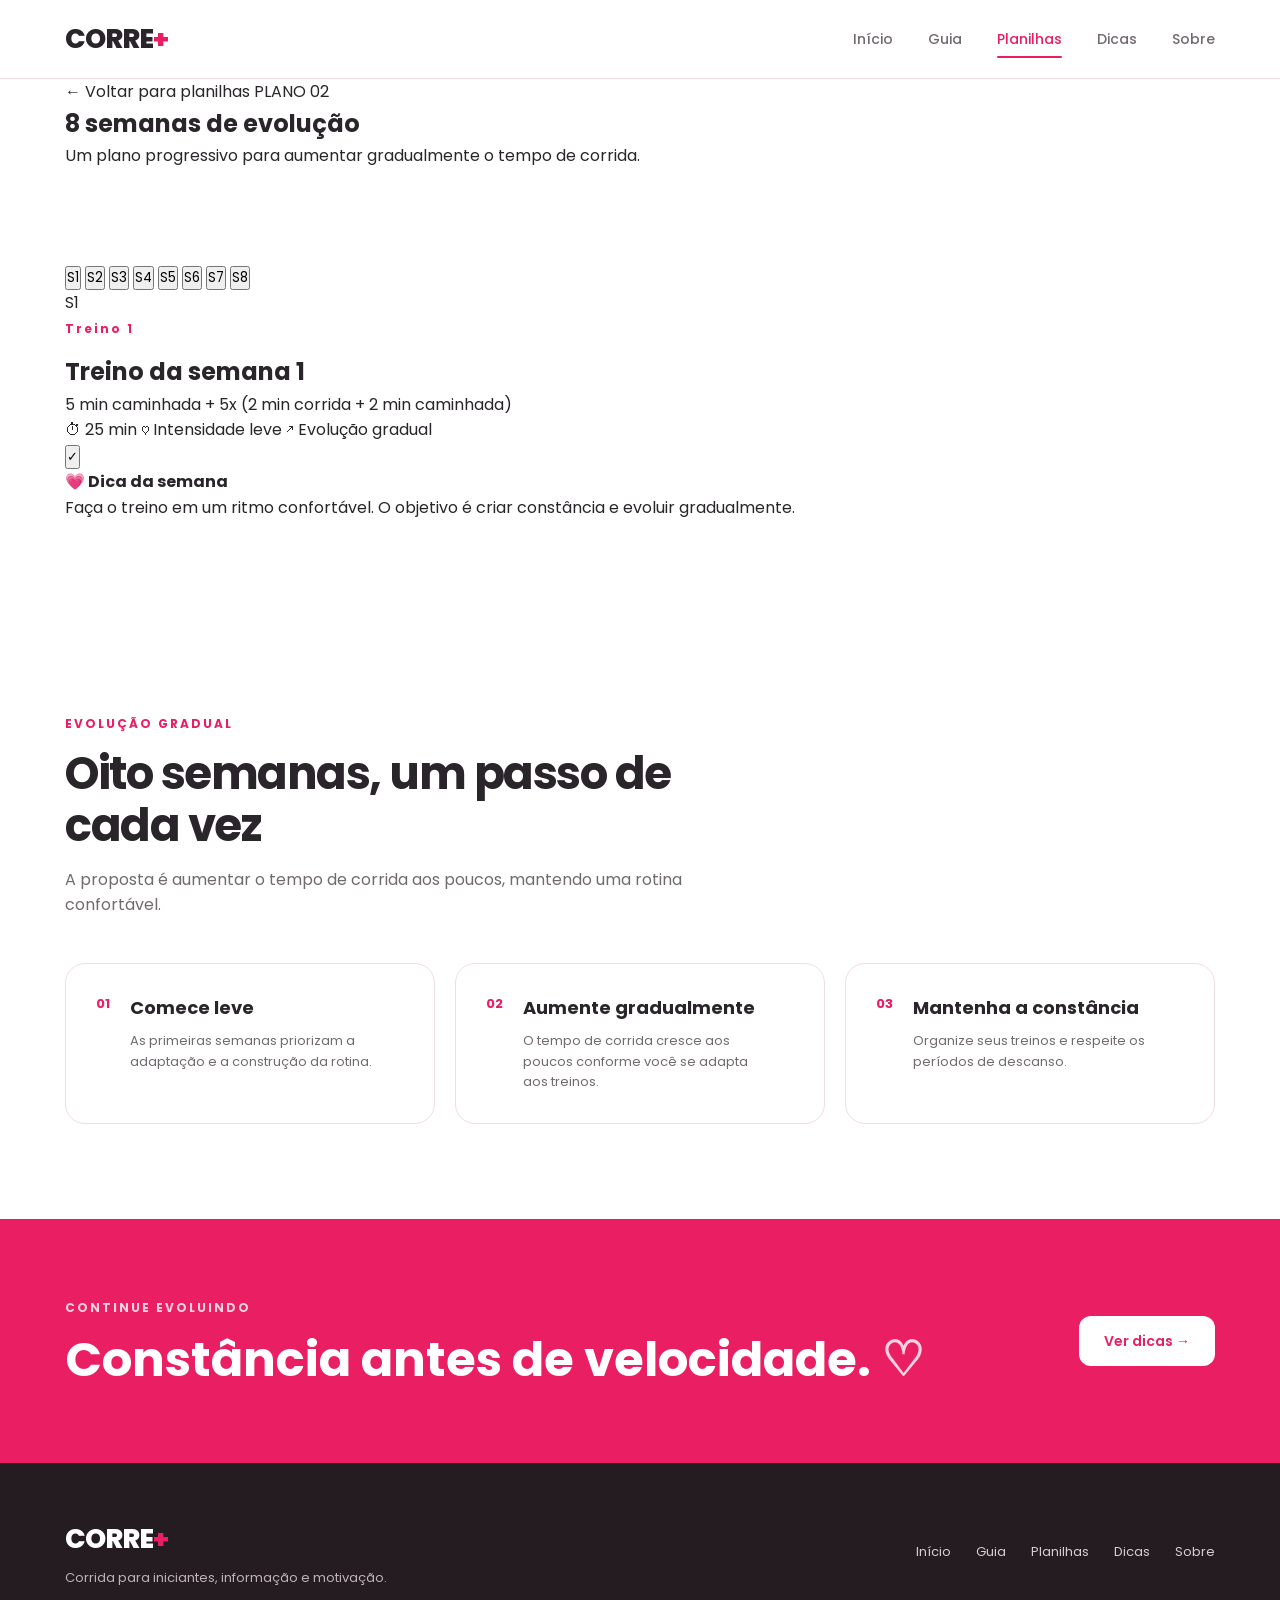
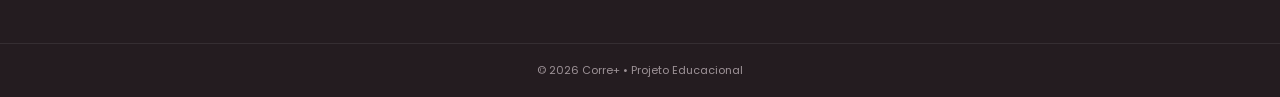
<file: plano8.html>
<!DOCTYPE html>
<html lang="pt-BR">

<head>
    <meta charset="UTF-8">
    <meta name="viewport" content="width=device-width, initial-scale=1.0">
    <title>Corre+ | Plano 8 Semanas</title>
    <link rel="stylesheet" href="style.css">
</head>

<body>

    <header class="header">
        <div class="container menu">

            <a href="index.html" class="logo">
                CORRE<span>+</span>
            </a>

            <nav class="nav">
                <a href="index.html">Início</a>
                <a href="guia.html">Guia</a>
                <a href="planilhas.html" class="active">Planilhas</a>
                <a href="dicas.html">Dicas</a>
                <a href="sobre.html">Sobre</a>
            </nav>

            <button class="menu-btn">☰</button>

        </div>
    </header>

    <main>

        <section class="plan-header">

            <div class="container">

                <a href="planilhas.html">
                    ← Voltar para planilhas
                </a>

                <span class="badge">
                    PLANO 02
                </span>

                <h1>
                    8 semanas de evolução
                </h1>

                <p>
                    Um plano progressivo para aumentar
                    gradualmente o tempo de corrida.
                </p>

            </div>

        </section>

        <section class="section">

            <div class="container">

                <div class="week-tabs">

                    <button class="tab active" data-week="1">
                        S1
                    </button>

                    <button class="tab" data-week="2">
                        S2
                    </button>

                    <button class="tab" data-week="3">
                        S3
                    </button>

                    <button class="tab" data-week="4">
                        S4
                    </button>

                    <button class="tab" data-week="5">
                        S5
                    </button>

                    <button class="tab" data-week="6">
                        S6
                    </button>

                    <button class="tab" data-week="7">
                        S7
                    </button>

                    <button class="tab" data-week="8">
                        S8
                    </button>

                </div>

                <div id="weekContent" class="workout-list"></div>

            </div>

        </section>

        <section class="section">

            <div class="container">

                <div class="section-heading">

                    <span class="eyebrow">
                        EVOLUÇÃO GRADUAL
                    </span>

                    <h2>
                        Oito semanas, um passo de cada vez
                    </h2>

                    <p>
                        A proposta é aumentar o tempo de corrida
                        aos poucos, mantendo uma rotina confortável.
                    </p>

                </div>

                <div class="feature-grid">

                    <div class="feature">

                        <div class="feature-number">
                            01
                        </div>

                        <div class="feature-content">

                            <h3>
                                Comece leve
                            </h3>

                            <p>
                                As primeiras semanas priorizam
                                a adaptação e a construção da rotina.
                            </p>

                        </div>

                    </div>

                    <div class="feature">

                        <div class="feature-number">
                            02
                        </div>

                        <div class="feature-content">

                            <h3>
                                Aumente gradualmente
                            </h3>

                            <p>
                                O tempo de corrida cresce aos poucos
                                conforme você se adapta aos treinos.
                            </p>

                        </div>

                    </div>

                    <div class="feature">

                        <div class="feature-number">
                            03
                        </div>

                        <div class="feature-content">

                            <h3>
                                Mantenha a constância
                            </h3>

                            <p>
                                Organize seus treinos e respeite
                                os períodos de descanso.
                            </p>

                        </div>

                    </div>

                </div>

            </div>

        </section>

        <section class="quote-section">

            <div class="container quote-content">

                <div>

                    <span class="eyebrow">
                        CONTINUE EVOLUINDO
                    </span>

                    <h2>
                        Constância antes de velocidade.
                        <span>♡</span>
                    </h2>

                </div>

                <a href="dicas.html" class="btn white">
                    Ver dicas →
                </a>

            </div>

        </section>

    </main>

    <footer>

        <div class="container footer-content">

            <div>

                <a href="index.html" class="logo">
                    CORRE<span>+</span>
                </a>

                <p>
                    Corrida para iniciantes,
                    informação e motivação.
                </p>

            </div>

            <div class="footer-links">

                <a href="index.html">Início</a>
                <a href="guia.html">Guia</a>
                <a href="planilhas.html">Planilhas</a>
                <a href="dicas.html">Dicas</a>
                <a href="sobre.html">Sobre</a>

            </div>

        </div>

        <div class="copyright">
            © 2026 Corre+ • Projeto Educacional
        </div>

    </footer>

    <script src="script.js"></script>

</body>

</html>
</file>
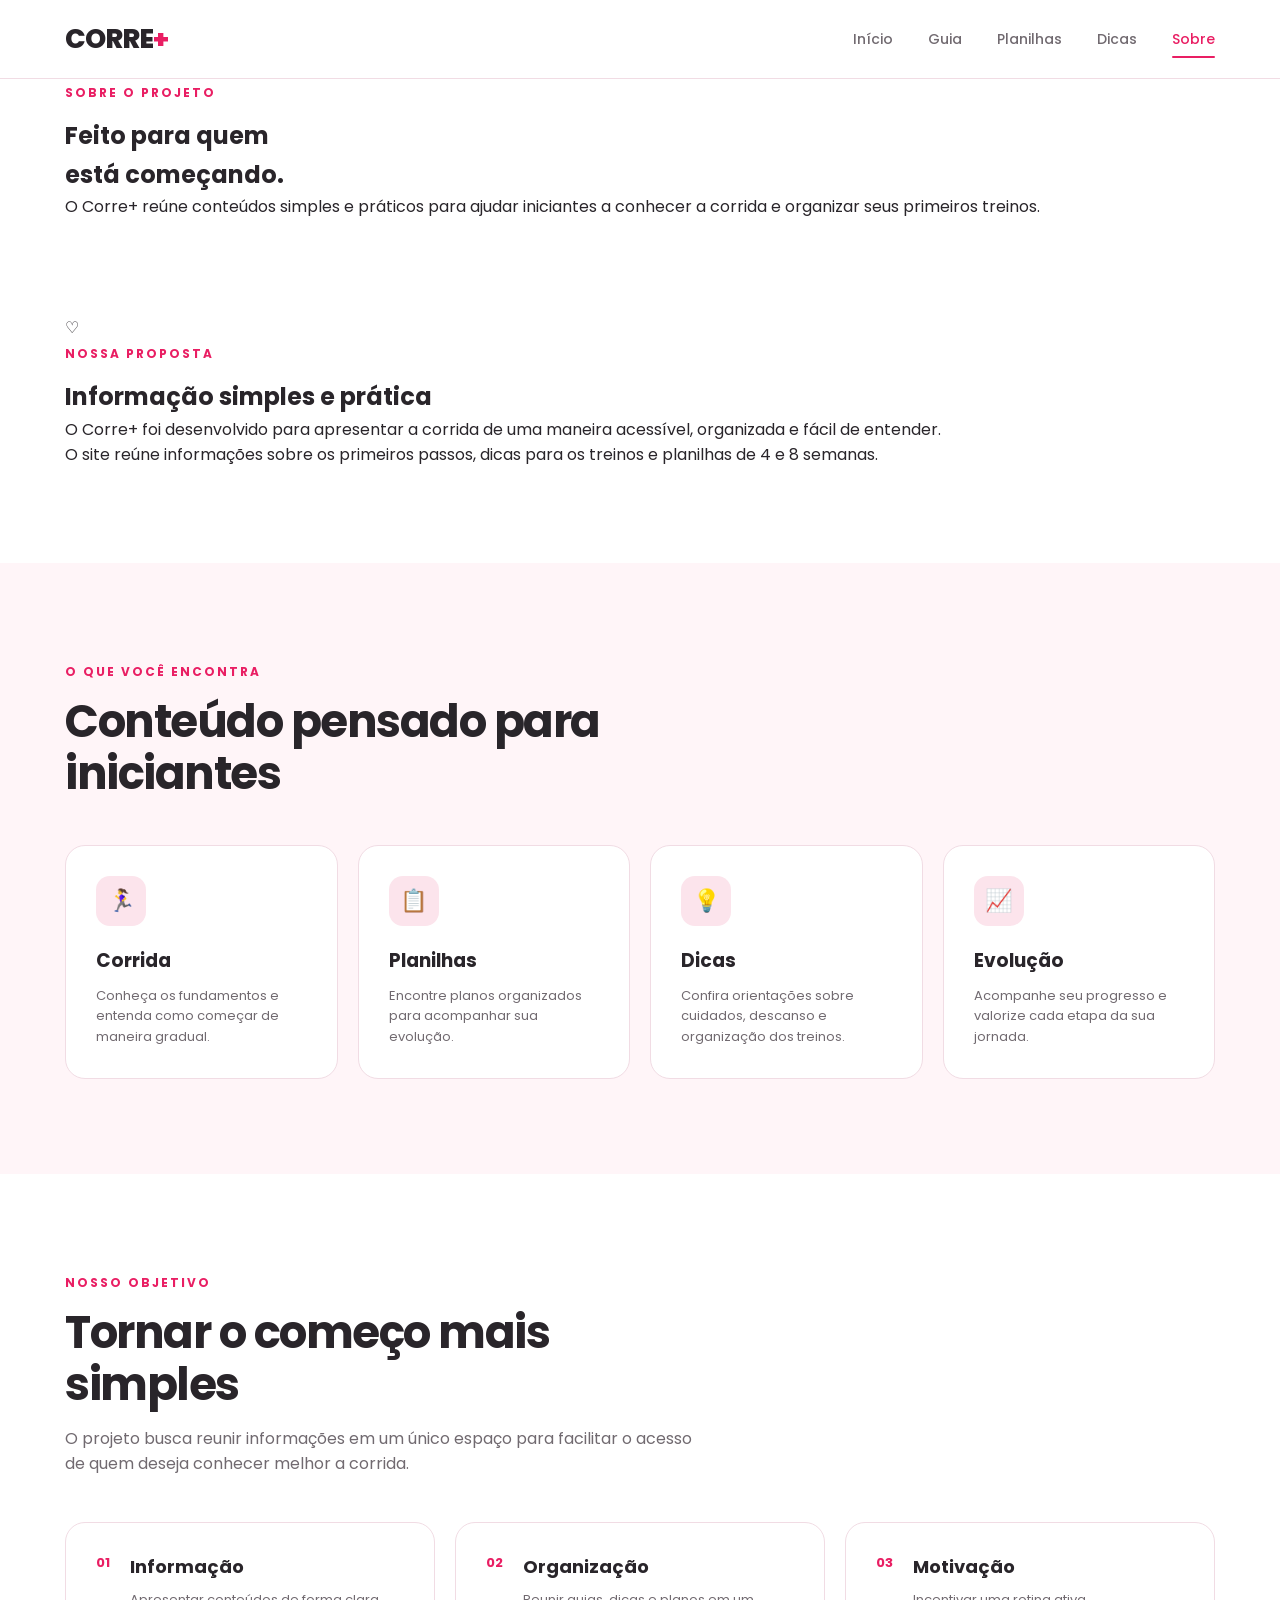
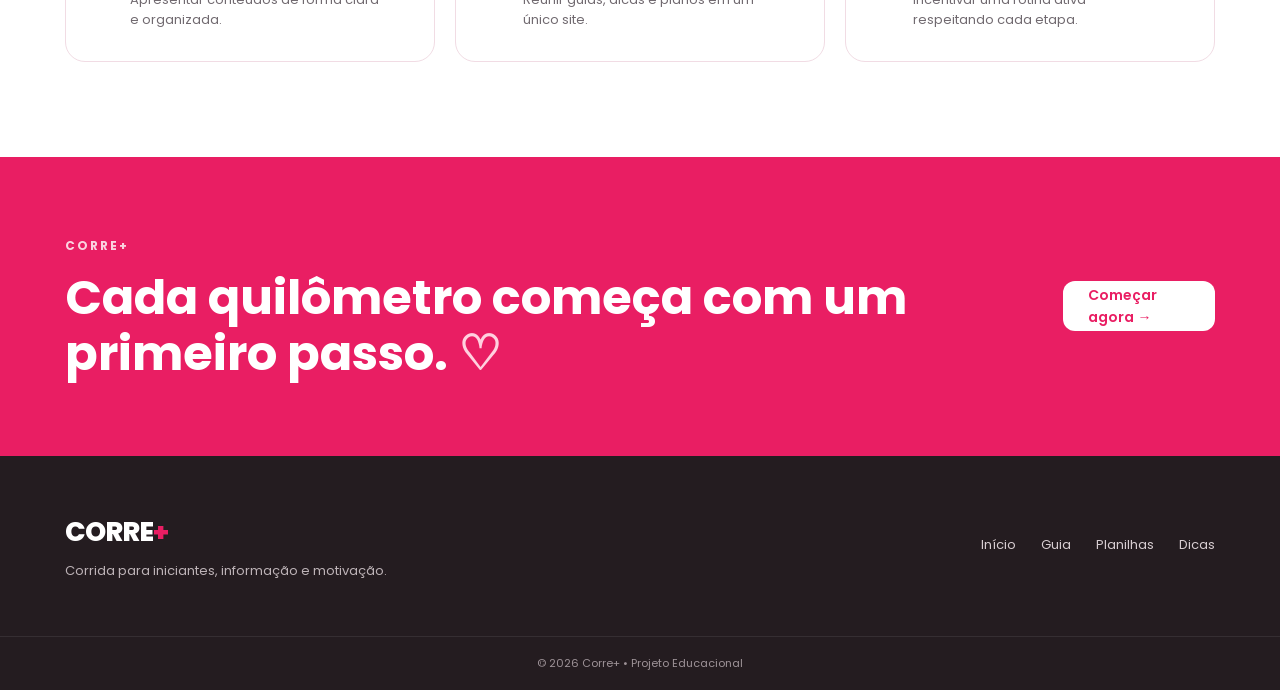
<file: sobre.html>
<!DOCTYPE html>
<html lang="pt-BR">

<head>
    <meta charset="UTF-8">
    <meta name="viewport" content="width=device-width, initial-scale=1.0">
    <title>Corre+ | Sobre</title>
    <link rel="stylesheet" href="style.css">
</head>

<body>

    <header class="header">

        <div class="container menu">

            <a href="index.html" class="logo">
                CORRE<span>+</span>
            </a>

            <nav class="nav">
                <a href="index.html">Início</a>
                <a href="guia.html">Guia</a>
                <a href="planilhas.html">Planilhas</a>
                <a href="dicas.html">Dicas</a>
                <a href="sobre.html" class="active">Sobre</a>
            </nav>

            <button class="menu-btn">
                ☰
            </button>

        </div>

    </header>

    <main>

        <section class="page-hero">

            <div class="container">

                <span class="eyebrow">
                    SOBRE O PROJETO
                </span>

                <h1>
                    Feito para quem
                    <br>
                    <span>está começando.</span>
                </h1>

                <p>
                    O Corre+ reúne conteúdos simples e práticos
                    para ajudar iniciantes a conhecer a corrida
                    e organizar seus primeiros treinos.
                </p>

            </div>

        </section>

        <section class="section">

            <div class="container">

                <div class="about-box">

                    <div class="about-icon">
                        ♡
                    </div>

                    <div>

                        <span class="eyebrow">
                            NOSSA PROPOSTA
                        </span>

                        <h2>
                            Informação simples e prática
                        </h2>

                        <p>
                            O Corre+ foi desenvolvido para apresentar
                            a corrida de uma maneira acessível, organizada
                            e fácil de entender.
                        </p>

                        <p>
                            O site reúne informações sobre os primeiros
                            passos, dicas para os treinos e planilhas
                            de 4 e 8 semanas.
                        </p>

                    </div>

                </div>

            </div>

        </section>

        <section class="section benefits">

            <div class="container">

                <div class="section-heading">

                    <span class="eyebrow">
                        O QUE VOCÊ ENCONTRA
                    </span>

                    <h2>
                        Conteúdo pensado para iniciantes
                    </h2>

                </div>

                <div class="benefits-grid">

                    <div class="benefit">

                        <div class="benefit-icon">
                            🏃‍♀️
                        </div>

                        <h3>
                            Corrida
                        </h3>

                        <p>
                            Conheça os fundamentos e entenda
                            como começar de maneira gradual.
                        </p>

                    </div>

                    <div class="benefit">

                        <div class="benefit-icon">
                            📋
                        </div>

                        <h3>
                            Planilhas
                        </h3>

                        <p>
                            Encontre planos organizados para
                            acompanhar sua evolução.
                        </p>

                    </div>

                    <div class="benefit">

                        <div class="benefit-icon">
                            💡
                        </div>

                        <h3>
                            Dicas
                        </h3>

                        <p>
                            Confira orientações sobre cuidados,
                            descanso e organização dos treinos.
                        </p>

                    </div>

                    <div class="benefit">

                        <div class="benefit-icon">
                            📈
                        </div>

                        <h3>
                            Evolução
                        </h3>

                        <p>
                            Acompanhe seu progresso e valorize
                            cada etapa da sua jornada.
                        </p>

                    </div>

                </div>

            </div>

        </section>

        <section class="section">

            <div class="container">

                <div class="section-heading">

                    <span class="eyebrow">
                        NOSSO OBJETIVO
                    </span>

                    <h2>
                        Tornar o começo mais simples
                    </h2>

                    <p>
                        O projeto busca reunir informações em um
                        único espaço para facilitar o acesso de
                        quem deseja conhecer melhor a corrida.
                    </p>

                </div>

                <div class="feature-grid">

                    <div class="feature">

                        <div class="feature-number">
                            01
                        </div>

                        <div class="feature-content">

                            <h3>
                                Informação
                            </h3>

                            <p>
                                Apresentar conteúdos de forma
                                clara e organizada.
                            </p>

                        </div>

                    </div>

                    <div class="feature">

                        <div class="feature-number">
                            02
                        </div>

                        <div class="feature-content">

                            <h3>
                                Organização
                            </h3>

                            <p>
                                Reunir guias, dicas e planos
                                em um único site.
                            </p>

                        </div>

                    </div>

                    <div class="feature">

                        <div class="feature-number">
                            03
                        </div>

                        <div class="feature-content">

                            <h3>
                                Motivação
                            </h3>

                            <p>
                                Incentivar uma rotina ativa
                                respeitando cada etapa.
                            </p>

                        </div>

                    </div>

                </div>

            </div>

        </section>

        <section class="quote-section">

            <div class="container quote-content">

                <div>

                    <span class="eyebrow">
                        CORRE+
                    </span>

                    <h2>
                        Cada quilômetro começa
                        com um primeiro passo.
                        <span>♡</span>
                    </h2>

                </div>

                <a href="planilhas.html" class="btn white">
                    Começar agora →
                </a>

            </div>

        </section>

    </main>

    <footer>

        <div class="container footer-content">

            <div>

                <a href="index.html" class="logo">
                    CORRE<span>+</span>
                </a>

                <p>
                    Corrida para iniciantes,
                    informação e motivação.
                </p>

            </div>

            <div class="footer-links">

                <a href="index.html">Início</a>
                <a href="guia.html">Guia</a>
                <a href="planilhas.html">Planilhas</a>
                <a href="dicas.html">Dicas</a>

            </div>

        </div>

        <div class="copyright">
            © 2026 Corre+ • Projeto Educacional
        </div>

    </footer>

    <script src="script.js"></script>

</body>

</html>
</file>
<file: style.css>
@import url('https://fonts.googleapis.com/css2?family=Poppins:wght@300;400;500;600;700;800&display=swap');

:root {
    --rosa: #e91e63;
    --rosa-escuro: #c2185b;
    --rosa-claro: #fce4ec;
    --rosa-suave: #fff5f8;
    --rosa-medio: #f48fb1;
    --branco: #ffffff;
    --texto: #29252a;
    --texto-claro: #716a70;
    --borda: #f1dce4;
    --sombra: 0 15px 40px rgba(180, 70, 110, 0.10);
}

* {
    margin: 0;
    padding: 0;
    box-sizing: border-box;
}

html {
    scroll-behavior: smooth;
}

body {
    font-family: 'Poppins', sans-serif;
    color: var(--texto);
    background: var(--branco);
    line-height: 1.6;
}

a {
    text-decoration: none;
    color: inherit;
}

button {
    font-family: inherit;
}

.container {
    width: min(1150px, 90%);
    margin: auto;
}


.header {
    width: 100%;
    background: rgba(255, 255, 255, 0.96);
    border-bottom: 1px solid var(--borda);
    position: sticky;
    top: 0;
    z-index: 1000;
    backdrop-filter: blur(10px);
}

.menu {
    min-height: 78px;
    display: flex;
    align-items: center;
    justify-content: space-between;
}

.logo {
    font-size: 27px;
    font-weight: 800;
    letter-spacing: -1px;
}

.logo span {
    color: var(--rosa);
}

.nav {
    display: flex;
    align-items: center;
    gap: 35px;
}

.nav a {
    font-size: 14px;
    font-weight: 500;
    color: var(--texto-claro);
    transition: 0.3s;
    position: relative;
}

.nav a:hover,
.nav a.active {
    color: var(--rosa);
}

.nav a.active::after {
    content: "";
    width: 100%;
    height: 2px;
    background: var(--rosa);
    position: absolute;
    left: 0;
    bottom: -8px;
    border-radius: 10px;
}

.menu-btn {
    display: none;
    border: none;
    background: none;
    font-size: 25px;
    cursor: pointer;
    color: var(--rosa);
}



.hero {
    background: linear-gradient(135deg, #fff8fa, #fdebf1);
    min-height: 650px;
    display: flex;
    align-items: center;
    overflow: hidden;
}

.hero-content {
    display: grid;
    grid-template-columns: 1fr 0.85fr;
    align-items: center;
    gap: 50px;
    padding: 80px 0;
}

.eyebrow {
    display: inline-block;
    color: var(--rosa);
    font-size: 12px;
    font-weight: 700;
    letter-spacing: 2px;
    margin-bottom: 15px;
}

.hero-text h1 {
    font-size: clamp(42px, 6vw, 72px);
    line-height: 1.05;
    letter-spacing: -3px;
    max-width: 650px;
    margin-bottom: 25px;
}

.hero-text h1 span {
    color: var(--rosa);
}

.hero-text > p {
    max-width: 570px;
    color: var(--texto-claro);
    font-size: 16px;
    margin-bottom: 30px;
}

.hero-buttons {
    display: flex;
    flex-wrap: wrap;
    gap: 14px;
}

.btn {
    display: inline-flex;
    justify-content: center;
    align-items: center;
    min-height: 50px;
    padding: 0 25px;
    border-radius: 12px;
    font-size: 14px;
    font-weight: 600;
    transition: 0.3s;
}

.btn.pink {
    background: var(--rosa);
    color: var(--branco);
    box-shadow: 0 10px 25px rgba(233, 30, 99, 0.25);
}

.btn.pink:hover {
    background: var(--rosa-escuro);
    transform: translateY(-3px);
}

.btn.outline {
    border: 1px solid var(--rosa);
    color: var(--rosa);
    background: transparent;
}

.btn.outline:hover {
    background: var(--rosa-claro);
}

.btn.white {
    background: var(--branco);
    color: var(--rosa);
}

.btn.white:hover {
    transform: translateY(-3px);
}

.stats {
    display: flex;
    gap: 45px;
    margin-top: 45px;
}

.stat {
    display: flex;
    flex-direction: column;
}

.stat strong {
    font-size: 25px;
    color: var(--rosa);
}

.stat span {
    font-size: 11px;
    color: var(--texto-claro);
}



.hero-visual {
    height: 480px;
    position: relative;
    display: flex;
    align-items: center;
    justify-content: center;
}

.pink-circle {
    position: absolute;
    border-radius: 50%;
}

.circle-one {
    width: 390px;
    height: 390px;
    background: var(--rosa-claro);
}

.circle-two {
    width: 290px;
    height: 290px;
    border: 2px solid var(--rosa-medio);
}

.runner {
    position: relative;
    z-index: 2;
    font-size: 150px;
    filter: drop-shadow(0 15px 20px rgba(180, 70, 110, 0.18));
}

.floating-card {
    position: absolute;
    z-index: 3;
    bottom: 45px;
    right: 10px;
    background: var(--branco);
    padding: 17px 20px;
    border-radius: 15px;
    box-shadow: var(--sombra);
    display: flex;
    align-items: center;
    gap: 12px;
}

.card-icon {
    width: 42px;
    height: 42px;
    border-radius: 12px;
    background: var(--rosa-claro);
    display: flex;
    align-items: center;
    justify-content: center;
}

.floating-card strong,
.floating-card small {
    display: block;
}

.floating-card strong {
    font-size: 13px;
}

.floating-card small {
    color: var(--texto-claro);
    font-size: 11px;
}



.section {
    padding: 95px 0;
}

.section-heading {
    max-width: 650px;
    margin-bottom: 45px;
}

.section-heading h2 {
    font-size: clamp(30px, 4vw, 45px);
    line-height: 1.15;
    letter-spacing: -1.5px;
    margin-bottom: 15px;
}

.section-heading p {
    color: var(--texto-claro);
}



.feature-grid {
    display: grid;
    grid-template-columns: repeat(3, 1fr);
    gap: 20px;
}

.feature {
    border: 1px solid var(--borda);
    border-radius: 20px;
    padding: 30px;
    display: grid;
    grid-template-columns: auto 1fr auto;
    gap: 20px;
    align-items: start;
    transition: 0.3s;
    background: var(--branco);
}

.feature:hover {
    transform: translateY(-7px);
    border-color: var(--rosa-medio);
    box-shadow: var(--sombra);
}

.feature-number {
    color: var(--rosa);
    font-size: 13px;
    font-weight: 700;
}

.feature-content h3 {
    font-size: 18px;
    margin-bottom: 8px;
}

.feature-content p {
    color: var(--texto-claro);
    font-size: 13px;
}

.feature-arrow {
    color: var(--rosa);
    font-size: 22px;
}



.quote-section {
    background: var(--rosa);
    color: var(--branco);
    padding: 75px 0;
}

.quote-content {
    display: flex;
    align-items: center;
    justify-content: space-between;
    gap: 30px;
}

.quote-section .eyebrow {
    color: var(--branco);
    opacity: 0.8;
}

.quote-section h2 {
    font-size: clamp(30px, 4vw, 48px);
    line-height: 1.15;
}

.quote-section h2 span {
    color: #ffd1df;
}


.benefits {
    background: var(--rosa-suave);
}

.benefits-grid {
    display: grid;
    grid-template-columns: repeat(4, 1fr);
    gap: 20px;
}

.benefit {
    background: var(--branco);
    border: 1px solid var(--borda);
    border-radius: 20px;
    padding: 30px;
    transition: 0.3s;
}

.benefit:hover {
    transform: translateY(-5px);
    box-shadow: var(--sombra);
}

.benefit-icon {
    width: 50px;
    height: 50px;
    display: flex;
    align-items: center;
    justify-content: center;
    background: var(--rosa-claro);
    border-radius: 14px;
    font-size: 22px;
    margin-bottom: 20px;
}

.benefit h3 {
    margin-bottom: 10px;
}

.benefit p {
    color: var(--texto-claro);
    font-size: 13px;
}


/* CTA */

.final-cta {
    text-align: center;
    padding: 100px 0;
}

.final-cta .container {
    max-width: 750px;
}

.final-cta h2 {
    font-size: clamp(32px, 5vw, 52px);
    line-height: 1.1;
    margin-bottom: 18px;
}

.final-cta p {
    color: var(--texto-claro);
    margin-bottom: 30px;
}



footer {
    background: #241c20;
    color: var(--branco);
}

.footer-content {
    min-height: 180px;
    display: flex;
    justify-content: space-between;
    align-items: center;
    gap: 40px;
}

.footer-content p {
    color: #bdb3b7;
    font-size: 13px;
    margin-top: 8px;
}

.footer-links {
    display: flex;
    gap: 25px;
}

.footer-links a {
    color: #d7cdd1;
    font-size: 13px;
    transition: 0.3s;
}

.footer-links a:hover {
    color: var(--rosa-medio);
}

.copyright {
    border-top: 1px solid rgba(255,255,255,0.08);
    text-align: center;
    padding: 18px;
    color: #9d9297;
    font-size: 11px;
}



@media (max-width: 900px) {

    .hero-content {
        grid-template-columns: 1fr;
        text-align: center;
    }

    .hero-text > p {
        margin-left: auto;
        margin-right: auto;
    }

    .hero-buttons,
    .stats {
        justify-content: center;
    }

    .hero-visual {
        height: 400px;
    }

    .feature-grid {
        grid-template-columns: 1fr;
    }

    .benefits-grid {
        grid-template-columns: repeat(2, 1fr);
    }

    .quote-content {
        flex-direction: column;
        text-align: center;
    }

}


@media (max-width: 650px) {

    .menu {
        min-height: 68px;
    }

    .menu-btn {
        display: block;
    }

    .nav {
        position: absolute;
        top: 68px;
        left: 0;
        width: 100%;
        background: var(--branco);
        border-bottom: 1px solid var(--borda);
        padding: 20px;
        display: none;
        flex-direction: column;
        gap: 20px;
    }

    .nav.open {
        display: flex;
    }

    .nav a.active::after {
        display: none;
    }

    .hero {
        min-height: auto;
    }

    .hero-content {
        padding: 60px 0;
    }

    .hero-text h1 {
        font-size: 43px;
        letter-spacing: -2px;
    }

    .stats {
        gap: 25px;
    }

    .stat strong {
        font-size: 21px;
    }

    .hero-visual {
        height: 330px;
    }

    .circle-one {
        width: 280px;
        height: 280px;
    }

    .circle-two {
        width: 215px;
        height: 215px;
    }

    .runner {
        font-size: 100px;
    }

    .floating-card {
        right: 0;
        bottom: 15px;
    }

    .section {
        padding: 65px 0;
    }

    .feature {
        grid-template-columns: auto 1fr;
    }

    .feature-arrow {
        display: none;
    }

    .benefits-grid {
        grid-template-columns: 1fr;
    }

    .footer-content {
        padding: 40px 0;
        flex-direction: column;
        align-items: flex-start;
    }

    .footer-links {
        flex-wrap: wrap;
    }

}
</file>
